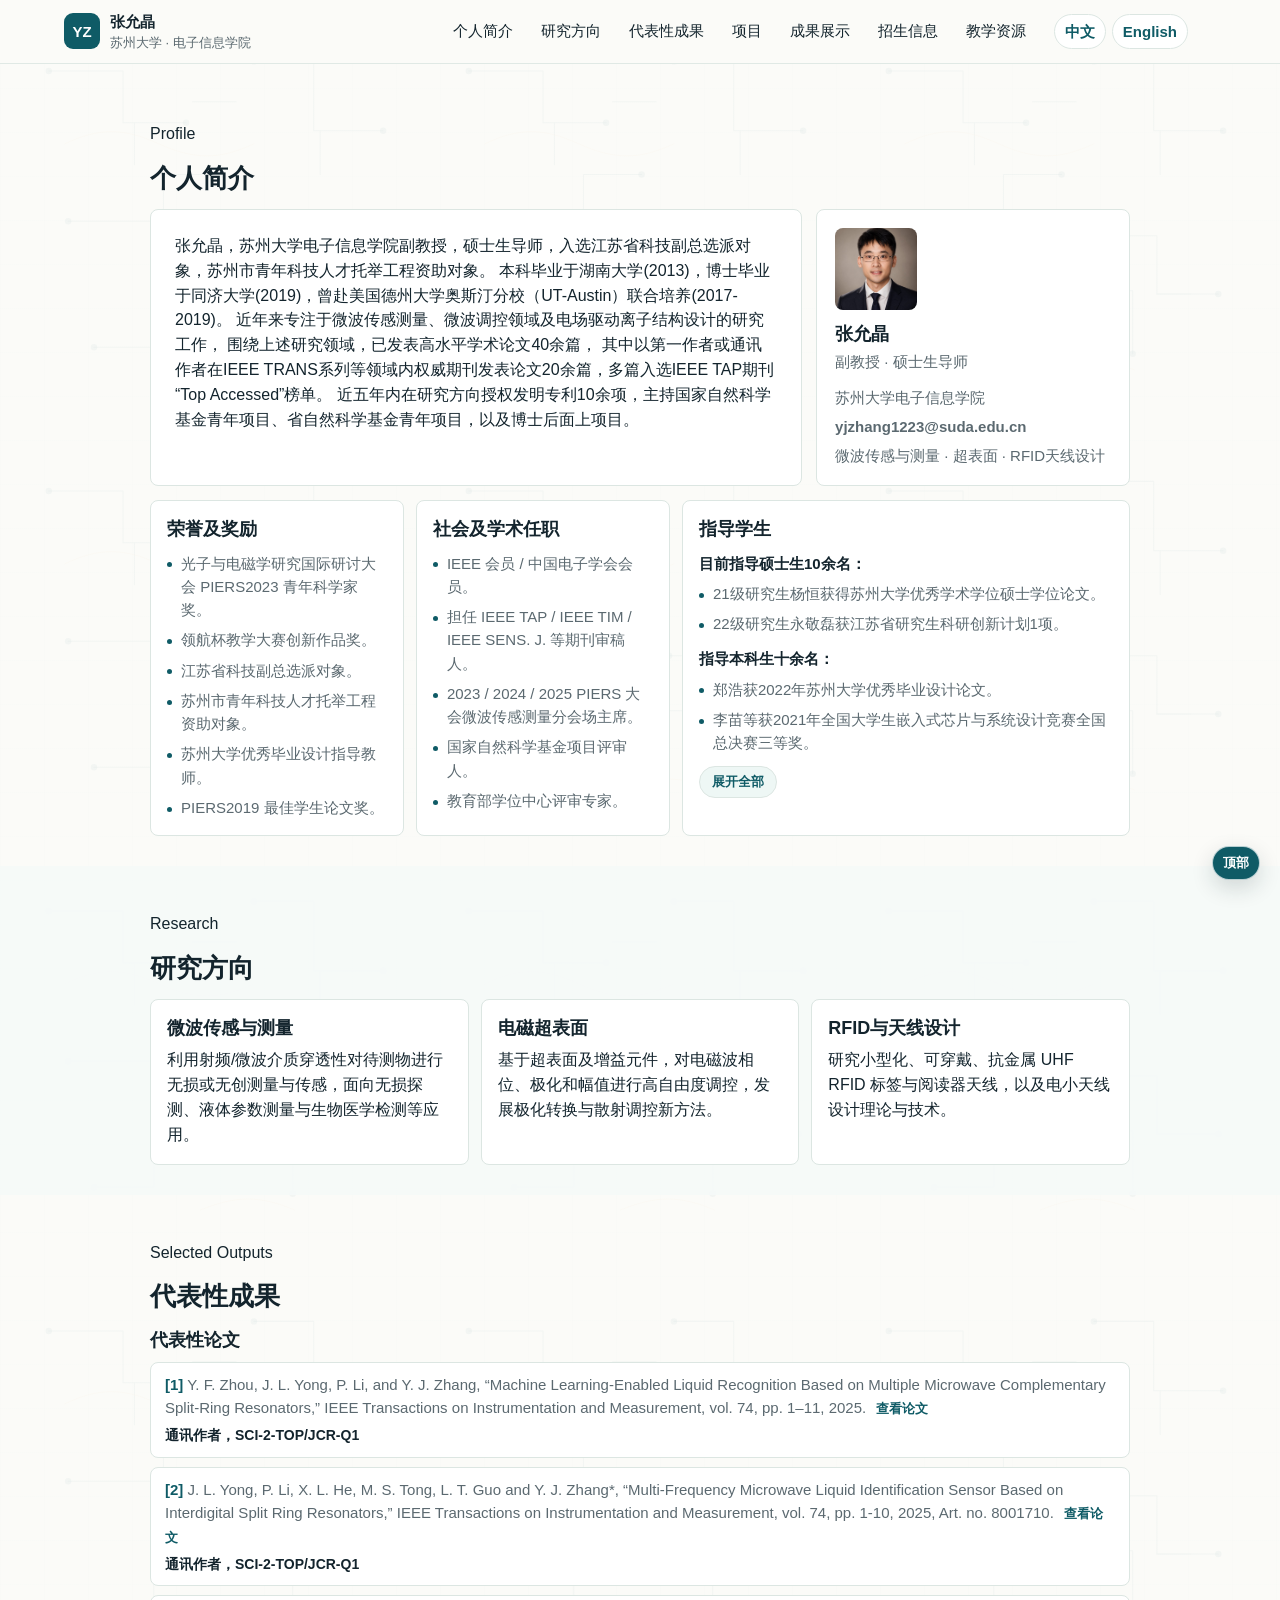
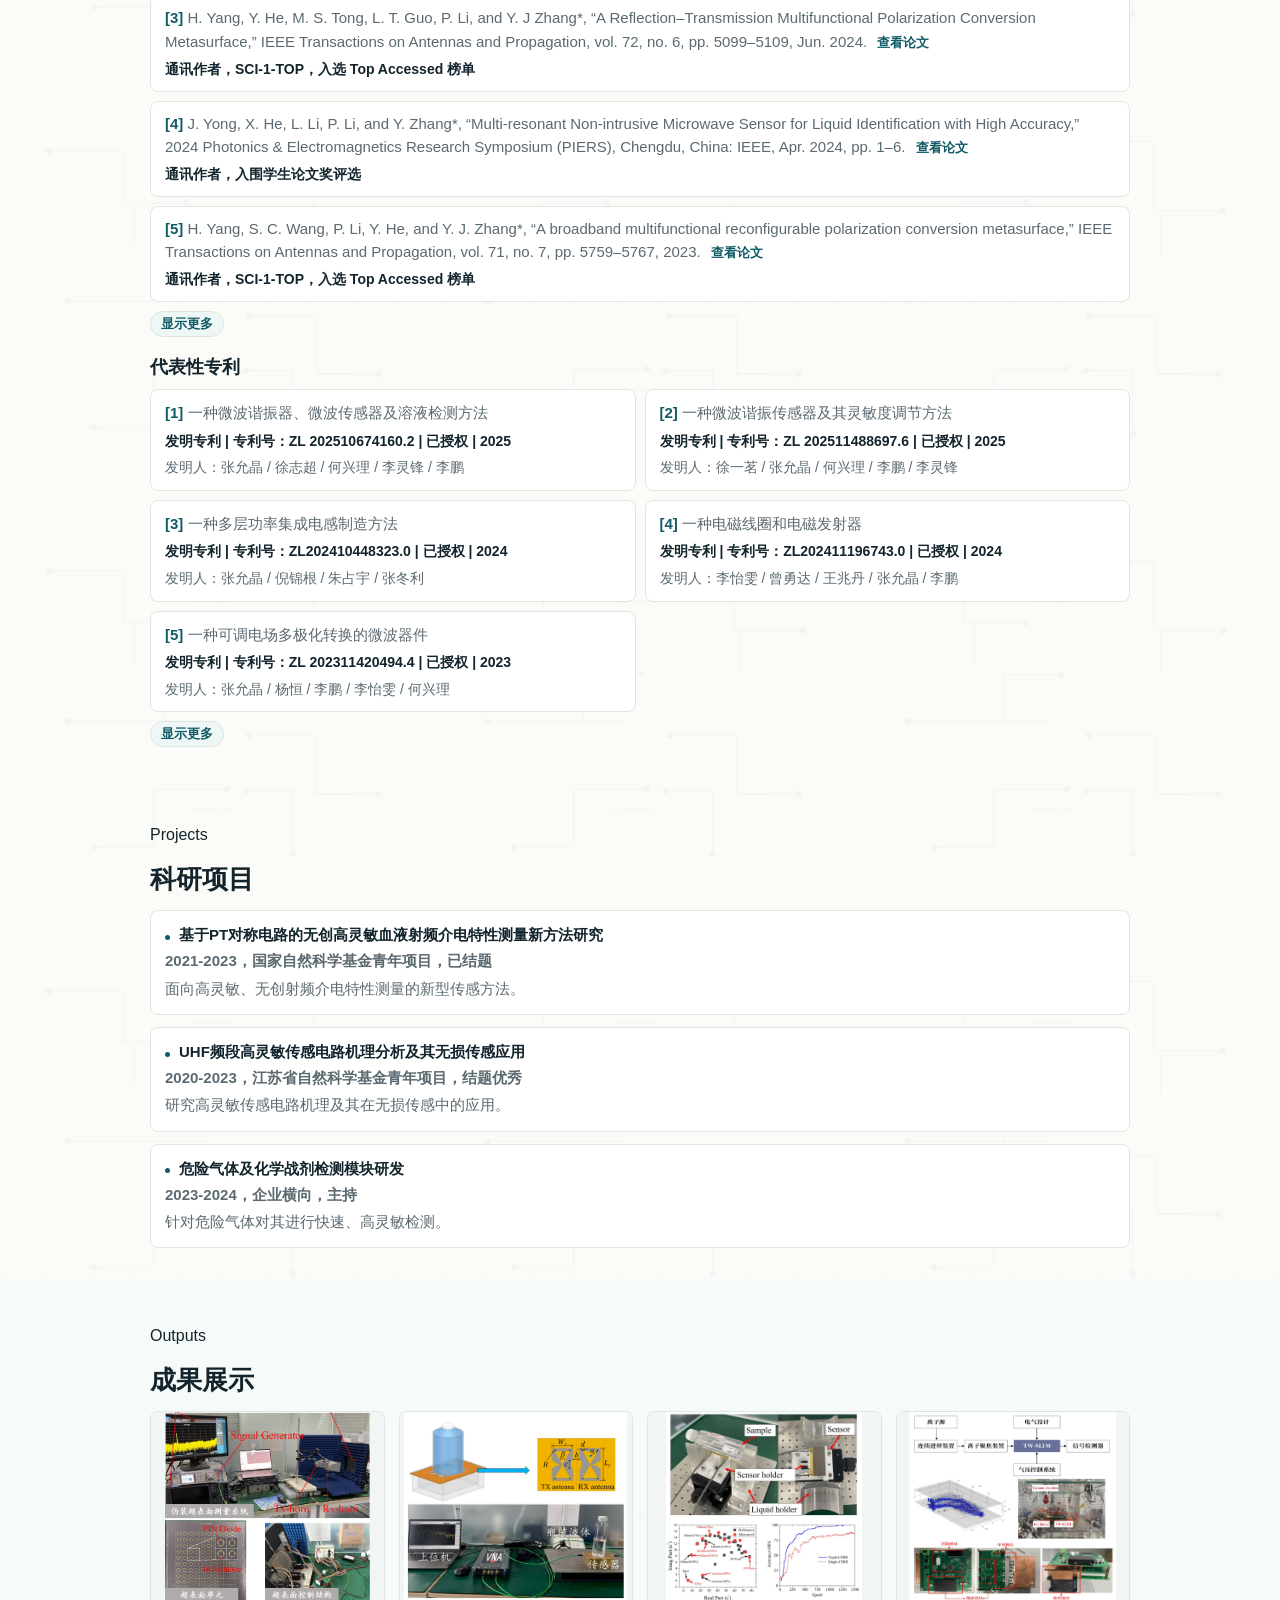
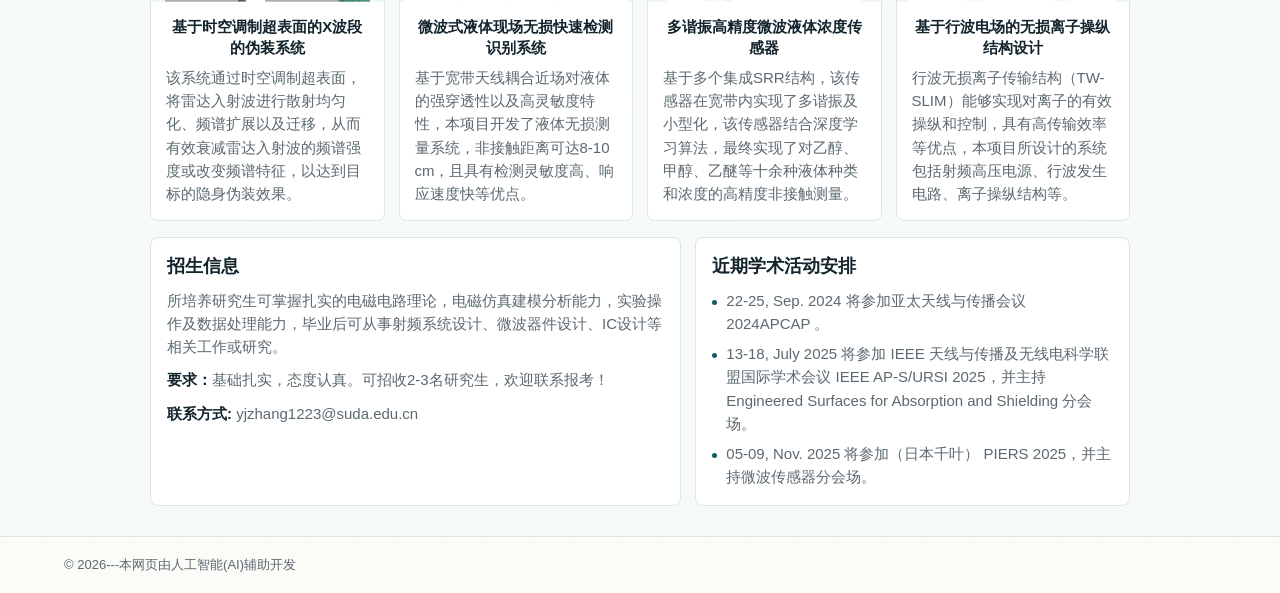
<file: index.html>
﻿<!doctype html>

<html lang="zh-CN">
  <head>
    
    <meta charset="utf-8">
    
    <meta name="viewport" content="width=device-width, initial-scale=1">

    
    <title>张允晶 | 苏州大学个人主页</title>

    
    <meta name="description" content="张允晶，苏州大学电子信息学院副教授，研究方向包括射频/微波传感与测量、超表面电磁调控、UHF RFID天线设计、离子操纵结构设计等。">

    
    <link rel="preload" href="assets/research-hero.svg" as="image">

    
    <link rel="stylesheet" href="styles.css">
  </head>
  <body>
    
    <header class="site-header">
      
      <a class="brand" href="#top" aria-label="返回首页">
        <span class="brand-mark">YZ</span>
        <span>
          <strong>张允晶</strong>
          <small>苏州大学 · 电子信息学院</small>
        </span>
      </a>

      
      <nav class="nav" aria-label="主导航">
         <a href="#introduction">个人简介</a>
        <a href="#research">研究方向</a>
        <a href="#publications">代表性成果</a>
        <a href="#projects">项目</a>
        <a href="#honors">成果展示</a>
        <a href="#admissions">招生信息</a>
        <a href="teaching.html" target="_blank" rel="noopener">教学资源</a>
        <div class="translate-actions notranslate" translate="no">
          <button class="translate-button" data-translate-lang="zh-CN" type="button">中文</button>
          <button class="translate-button" data-translate-lang="en" type="button">English</button>
        </div>
        <div id="google_translate_element" class="translate-widget" aria-hidden="true"></div>
      </nav>
    </header>

    
    <main id="top">
      
      <section class="section intro-section" id="introduction">
        
        <div class="section-heading">
          <p class="eyebrow">Profile</p>
          <h2>个人简介</h2>
        </div>

        
        <div class="intro-grid">
          
          <article class="intro-copy">
            <p>张允晶，苏州大学电子信息学院副教授，硕士生导师，入选江苏省科技副总选派对象，苏州市青年科技人才托举工程资助对象。
              本科毕业于湖南大学(2013)，博士毕业于同济大学(2019)，曾赴美国德州大学奥斯汀分校（UT-Austin）联合培养(2017-2019)。
              近年来专注于微波传感测量、微波调控领域及电场驱动离子结构设计的研究工作，
              围绕上述研究领域，已发表高水平学术论文40余篇，
              其中以第一作者或通讯作者在IEEE TRANS系列等领域内权威期刊发表论文20余篇，多篇入选IEEE TAP期刊“Top Accessed”榜单。
              近五年内在研究方向授权发明专利10余项，主持国家自然科学基金青年项目、省自然科学基金青年项目，以及博士后面上项目。</p>
          </article>

          
          <aside class="profile-panel" aria-label="资料卡">
            <img class="profile-photo" src="assets/yjz.jpg" alt="张允晶头像">

            
            <div>
              <h3>张允晶</h3>
              <p>副教授 · 硕士生导师</p>
            </div>

            
            <ul class="quick-list">
              <li>苏州大学电子信息学院</li>
              <li><strong>yjzhang1223@suda.edu.cn</strong></li>
              <li>微波传感与测量 · 超表面 · RFID天线设计</li>
            </ul>
          </aside>
        </div>

        
        <div class="profile-detail-grid">
          <article class="detail-card detail-card-compact">
            <h3>荣誉及奖励</h3>
            <ol id="honorList"></ol>
          </article>
          <article class="detail-card detail-card-compact">
            <h3>社会及学术任职</h3>
            <ol id="serviceList"></ol>
          </article>
          <article class="detail-card detail-card-wide">
            <h3>指导学生</h3>
            <div id="studentGuideList"></div>
          </article>
        </div>
      </section>

      
      <section class="section muted" id="research">
        <div class="section-heading wide">
          <p class="eyebrow">Research</p>
          <h2>研究方向</h2>
        </div>

        
        <div class="research-grid" id="researchGrid"></div>
      </section>

      
      <section class="section" id="publications">
        <div class="section-heading wide">
          <p class="eyebrow">Selected Outputs</p>
          <h2>代表性成果</h2>
        </div>

        <div class="output-block">
          <h3>代表性论文</h3>
          
          <div class="publication-list" id="publicationList"></div>
        </div>

        <div class="output-block">
          <h3>代表性专利</h3>
          
          <div class="patent-list" id="patentList"></div>
        </div>
      </section>

      
      <section class="section" id="projects">
        
        <div class="section-heading wide">
          <p class="eyebrow">Projects</p>
          <h2>科研项目</h2>
        </div>

        
        <div class="project-list" id="projectTimeline"></div>
      </section>

      
      <section class="section muted" id="honors">
        <div class="section-heading">
          <p class="eyebrow">Outputs</p>
          <h2>成果展示</h2>
        </div>

        
        <div class="achievement-grid" id="achievementGrid"></div>

        
        <div class="info-panel-grid" id="admissions">
          <article class="admission-panel">
            <h3>招生信息</h3>
            <p>所培养研究生可掌握扎实的电磁电路理论，电磁仿真建模分析能力，实验操作及数据处理能力，毕业后可从事射频系统设计、微波器件设计、IC设计等相关工作或研究。</p>
            <p><strong>要求：</strong>基础扎实，态度认真。可招收2-3名研究生，欢迎联系报考！</p>
            <p><strong>联系方式:</strong> yjzhang1223@suda.edu.cn</p>
          </article>

          
          <article class="activity-panel">
            <h3>近期学术活动安排</h3>
            <ol id="activityList"></ol>
          </article>
        </div>
      </section>

    </main>

    
    <footer class="footer">
      <span>© <span id="year"></span>---本网页由人工智能(AI)辅助开发</span>
      <span class="visit-count" data-admin-only>
        本站总访问量 <span id="busuanzi_value_site_pv">--</span> 次 · 本站总访客数 <span id="busuanzi_value_site_uv">--</span> 人
      </span>
    </footer>

    
    <a class="back-to-top" href="#top" aria-label="回到顶部">顶部</a>

    
    <script src="script.js"></script>
    <script src="admin.js"></script>
    <script src="https://translate.google.com/translate_a/element.js?cb=googleTranslateElementInit"></script>
  </body>
</html>
</file>
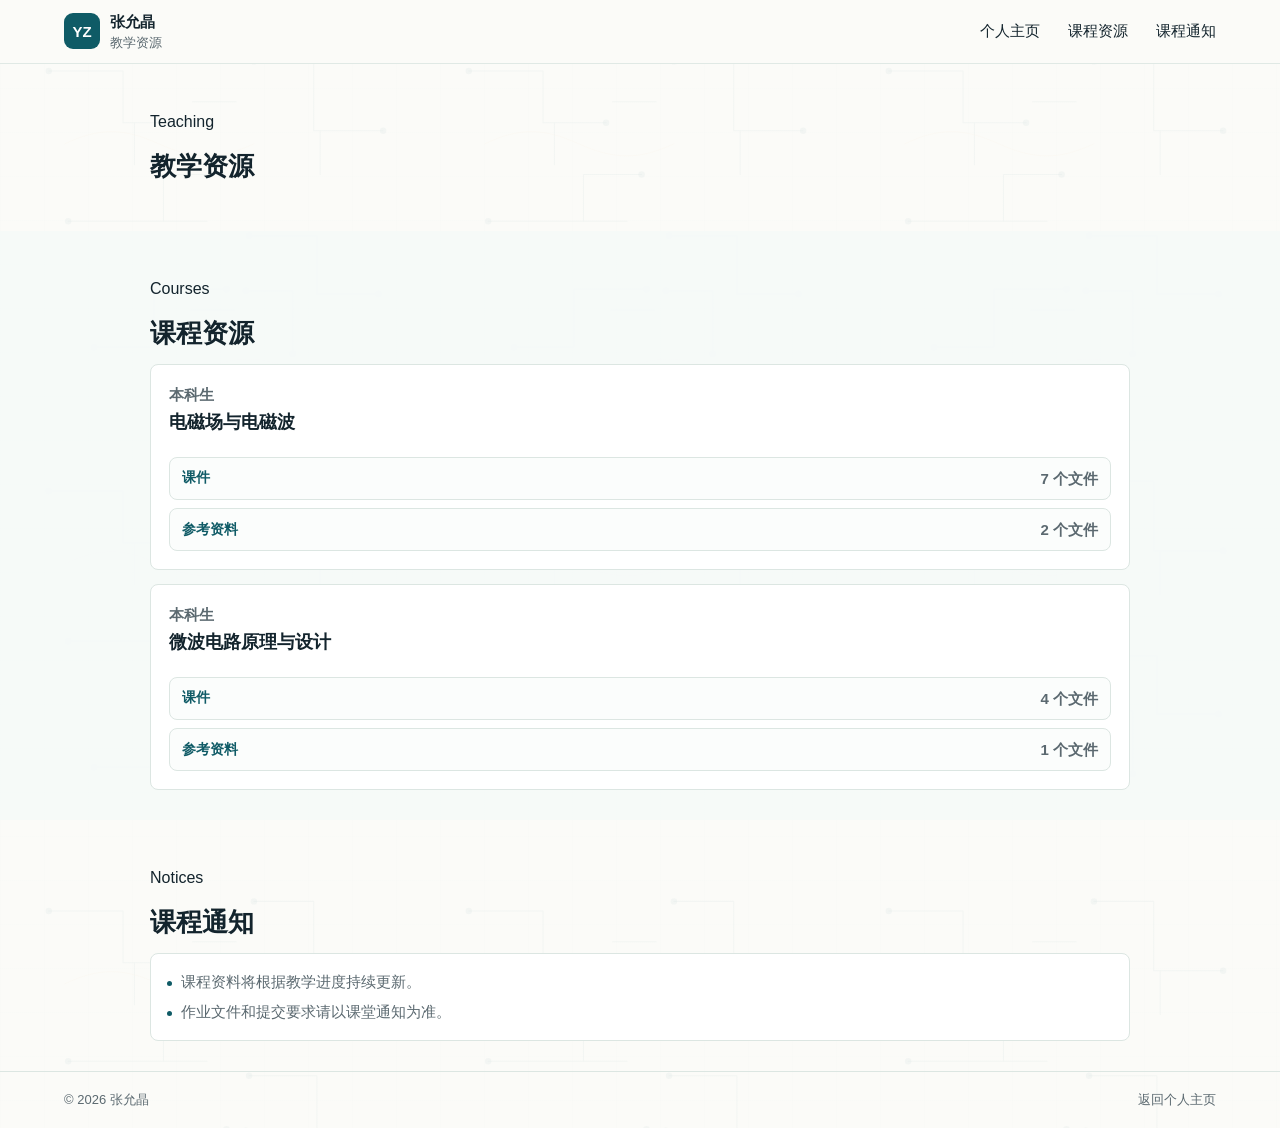
<file: teaching.html>
﻿<!doctype html>

<html lang="zh-CN">
  <head>
    <meta charset="utf-8">
    <meta name="viewport" content="width=device-width, initial-scale=1">
    <title>教学资源 | 张允晶</title>
    <meta name="description" content="张允晶老师课程教学资源，包括课件、作业和参考资料下载。">
    <link rel="stylesheet" href="styles.css">
  </head>
  <body>
    <header class="site-header">
      <a class="brand" href="index.html" aria-label="返回个人主页">
        <span class="brand-mark">YZ</span>
        <span>
          <strong>张允晶</strong>
          <small>教学资源</small>
        </span>
      </a>

      <nav class="nav" aria-label="教学资源导航">
        <a href="index.html">个人主页</a>
        <a href="#courses">课程资源</a>
        <a href="#notices">课程通知</a>
      </nav>
    </header>

    <main id="top">
      <section class="section teaching-intro">
        <div class="section-heading wide">
          <p class="eyebrow">Teaching</p>
          <h2>教学资源</h2>
        </div>
      </section>

      <section class="section muted" id="courses">
        <div class="section-heading wide">
          <p class="eyebrow">Courses</p>
          <h2>课程资源</h2>
        </div>

        <div class="course-grid" id="courseGrid"></div>
      </section>

      <section class="section" id="notices">
        <div class="section-heading wide">
          <p class="eyebrow">Notices</p>
          <h2>课程通知</h2>
        </div>

        <div class="notice-panel">
          <ol id="noticeList"></ol>
        </div>
      </section>
    </main>

    <footer class="footer">
      <span>© <span id="teachingYear"></span> 张允晶</span>
      <span class="visit-count" data-admin-only>
        本站总访问量 <span id="busuanzi_value_site_pv">--</span> 次 · 本站总访客数 <span id="busuanzi_value_site_uv">--</span> 人
      </span>
      <a href="index.html">返回个人主页</a>
    </footer>

    <script src="teaching.js"></script>
    <script src="admin.js"></script>
  </body>
</html>
</file>
<file: styles.css>
/* =========================================================
   全站颜色变量
   ---------------------------------------------------------
   这里统一管理网页主要颜色。后面写 var(--ink) 就等于使用
   #13242d。以后想整体换主题色，优先改这里。
   ========================================================= */
:root {
  /* 主要文字颜色 */
  --ink: #13242d;
  /* 次要文字颜色，比如说明文字、作者、地址 */
  --muted-ink: #5b6970;
  /* 主色：导航 hover、年份块、链接等 */
  --blue: #0f5b66;
  /* 点缀色：下划线、强调色 */
  --amber: #f0a14a;
  /* 页面背景色 */
  --paper: #fbfbf8;
  /* 浅色分区背景 */
  --mist: #eef7f5;
  /* 边框线颜色 */
  --line: #dce6e2;
  /* 白色卡片背景 */
  --white: #ffffff;
}

/* 所有元素都使用 border-box，方便控制宽高和 padding */
* {
  box-sizing: border-box;
}

/* 点击导航锚点时平滑滚动到对应板块 */
html {
  scroll-behavior: smooth;
}

/* =========================================================
   页面基础样式
   ---------------------------------------------------------
   body 控制整个网页默认字体、背景、行距。
   想整体换字体或调整默认文字行距，可以改这里。
   ========================================================= */
body {
  margin: 0;
  color: var(--ink);
  /*
    全站背景：
    第一层是很浅的白色遮罩，保证文字阅读清晰；
    第二层是 assets/circuit-bg.svg 的电子线路纹理，用来轻微体现电子信息主题。
    如果觉得纹理太明显，可以把 rgba(251, 251, 248, 0.86) 的 0.86 改大，比如 0.92。
    如果觉得纹理太淡，可以改小，比如 0.80。
  */
  background:
    linear-gradient(rgba(251, 251, 248, 0.85), rgba(251, 251, 248, 0.85)),
    url("assets/circuit-bg.svg") center top / 420px auto repeat,
    linear-gradient(90deg, rgba(15, 91, 102, 0.035) 1px, transparent 1px),
    linear-gradient(180deg, rgba(15, 91, 102, 0.035) 1px, transparent 1px),
    var(--paper);
  background-size: auto, 420px auto, 44px 44px, 44px 44px, auto;
  /* 中文优先使用微软雅黑，英文使用 Segoe UI */
  font-family: "Segoe UI", "Microsoft YaHei", Arial, sans-serif;
  /* 全站基础行距，数值越大每行文字越疏朗 */
  line-height: 1.55;
}

/* 链接默认继承父级颜色，不显示下划线 */
a {
  color: inherit;
  text-decoration: none;
}

/* 图片自适应容器宽度，避免撑破页面 */
img {
  display: block;
  max-width: 100%;
}

/* =========================================================
   顶部导航栏
   ---------------------------------------------------------
   .site-header 是页面顶部固定导航区域。
   position: sticky 表示滚动时会吸附在页面顶部。
   ========================================================= */
.site-header {
  position: sticky;
  top: 0;
  z-index: 20;
  display: flex;
  align-items: center;
  justify-content: space-between;
  gap: 24px;
  /* 导航栏整体高度，想让顶部更紧凑可以减小 min-height */
  min-height: 64px;
  /* 第一个值控制上下内边距，第二个 clamp 控制左右内边距 */
  padding: 9px clamp(20px, 5vw, 72px);
  /* 半透明背景 + 毛玻璃效果，让滚动时导航仍清晰 */
  background: rgba(251, 251, 248, 0.92);
  border-bottom: 1px solid rgba(220, 230, 226, 0.84);
  backdrop-filter: blur(18px);
}

/* 左上角姓名和学院区域 */
.brand {
  display: inline-flex;
  align-items: center;
  gap: 10px;
  min-width: 220px;
}

/* 左上角 YZ 方块标识 */
.brand-mark {
  display: grid;
  place-items: center;
  flex: 0 0 auto;
  color: #ffffff;
  background: var(--blue);
  font-weight: 800;
}

.brand-mark {
  /* 标识方块大小 */
  width: 36px;
  height: 36px;
  border-radius: 9px;
  font-size: 15px;
}

/* 顶部姓名字号 */
.brand strong {
  font-size: 15px;
}

/* 让姓名和学院各占一行 */
.brand strong,
.brand small {
  display: block;
}

/* 顶部学院名称字号 */
.brand small {
  color: var(--muted-ink);
  font-size: 13px;
}

/* 顶部导航链接容器 */
.nav {
  display: flex;
  align-items: center;
  /* 导航项之间的距离，屏幕越宽间距越大 */
  gap: clamp(12px, 2.5vw, 28px);
  color: var(--ink);
  font-size: 15px;
}

/* 单个导航链接 */
.nav a {
  padding: 6px 0;
  border-bottom: 2px solid transparent;
}

/* 鼠标放到导航链接上时的颜色和下划线 */
.nav a:hover {
  color: var(--blue);
  border-color: var(--amber);
}

/* 自动翻译按钮组：页面只维护中文，点击按钮调用网页翻译服务 */
.translate-actions {
  display: inline-flex;
  align-items: center;
  gap: 6px;
}

.translate-button {
  min-height: 30px;
  padding: 5px 10px;
  color: var(--blue);
  background: var(--white);
  border: 1px solid var(--line);
  border-radius: 999px;
  cursor: pointer;
  font: inherit;
  font-weight: 700;
}

.translate-button:hover {
  border-color: var(--blue);
  background: #eef7f5;
}

/* 隐藏 Google Translate 默认控件，只使用上面的自定义按钮 */
.translate-widget {
  width: 0;
  height: 0;
  overflow: hidden;
}

/* =========================================================
   通用板块样式
   ---------------------------------------------------------
   每个大模块都带有 class="section"。
   这里控制各模块上下间距和左右页边距。
   ========================================================= */
.section {
  /*
    第一个 clamp 控制上下间距：
    最小 30px，随屏幕变大到 4.5vw，最大 54px。
    第二个 clamp 控制左右间距。
  */
  padding: clamp(30px, 1.2vw, 50px) clamp(20px, 5vw, 72px);
}

/* 第一个模块“个人简介”的顶部距离，可单独调 */
.intro-section {
  padding-top: clamp(26px, 4vw, 42px);
}

/* 浅色背景模块，比如研究方向、成果与招生 */
.muted {
  background: rgba(246, 250, 249, 0.92);
}

/* 模块标题区域，比如“个人简介”“研究方向”外层 */
.section-heading {
  /* 内容最大宽度 980px，并居中 */
  width: min(980px, 100%);
  /* 最后的 16px 控制标题和下面内容之间的距离 */
  margin: 0 auto 16px;
}

/* 宽版标题区域，目前和普通标题区域相同，保留便于以后单独扩展 */
.section-heading.wide {
  width: min(980px, 100%);
}

/* =========================================================
   标题字体
   ---------------------------------------------------------
   h2 是每个模块的大标题。
   h3 是卡片或条目的小标题。
   ========================================================= */
h2 {
  margin: 0;
  /*
    clamp(22px, 2.6vw, 32px) 表示：
    最小 22px，随屏幕宽度变化，最大 32px。
    如果想固定字号，可以改成 font-size: 24px;
  */
  font-size: clamp(20px, 2vw, 26px);
  line-height: 1.18;
  letter-spacing: 0;
}

h3 {
  margin: 0;
  /* 研究方向标题、论文标题、项目标题的默认字号 */
  font-size: 18px;
  line-height: 1.35;
}

/* 模块标题下方说明文字的样式，如果以后加说明文本会用到 */
.section-heading p:not(.eyebrow),
.section-lead {
  color: var(--muted-ink);
  font-size: 15px;
}

/* =========================================================
   个人简介模块
   ---------------------------------------------------------
   左边是简介文字，右边是头像和联系资料。
   ========================================================= */
.intro-grid {
  display: grid;
  /*
    两列布局：
    左列占 1.35 份，右列占 0.65 份。
    右列最小宽度 300px。
  */
  grid-template-columns: minmax(0, 1.35fr) minmax(300px, 0.65fr);
  gap: 14px;
  align-items: stretch;
  width: min(980px, 100%);
  margin: 0 auto;
}

/* 左侧个人简介正文卡片 */
.intro-copy {
  /* 卡片内边距，想让文字离边框更近可以调小 */
  padding: clamp(16px, 2.4vw, 24px);
  background: var(--white);
  border: 1px solid var(--line);
  border-radius: 8px;
  box-shadow: none;
  /* 个人简介正文大小 */
  font-size: 16px;
}

/* 去掉简介第一段上方默认空白 */
.intro-copy p:first-child {
  margin-top: 0;
}

/* 去掉简介最后一段下方默认空白 */
.intro-copy p:last-child {
  margin-bottom: 0;
}

/* 右侧资料卡：头像、姓名、邮箱等 */
.profile-panel {
  display: grid;
  align-content: start;
  gap: 12px;
  padding: 18px;
  color: var(--ink);
  background: var(--white);
  border: 1px solid var(--line);
  border-radius: 8px;
}

/* 头像样式。替换头像图片时，只需要保持 class="profile-photo" */
.profile-photo {
  width: 82px;
  height: 82px;
  /* 图片填满 82x82 区域，超出的部分裁切 */
  object-fit: cover;
  border-radius: 8px;
}

/* 资料卡中的职称文字 */
.profile-panel p {
  margin: 4px 0 0;
  color: var(--muted-ink);
  font-size: 15px;
}

/* 资料卡里的单位、邮箱列表 */
.quick-list {
  display: grid;
  gap: 6px;
  padding: 0;
  margin: 0;
  list-style: none;
}

.quick-list li {
  color: var(--muted-ink);
  font-size: 15px;
}

/* 个人简介下面的扩展信息：荣誉、指导学生、学术任职 */
.profile-detail-grid {
  display: grid;
  grid-template-columns: minmax(0, 0.85fr) minmax(0, 0.85fr) minmax(320px, 1.5fr);
  gap: 12px;
  width: min(980px, 100%);
  margin: 14px auto 0;
}

.detail-card {
  background: var(--white);
  border: 1px solid var(--line);
  border-radius: 8px;
  padding: 16px;
}

.detail-card h3 {
  margin-bottom: 10px;
}

.detail-card ol {
  padding-left: 0;
  margin: 0;
  list-style: none;
}

.detail-card li {
  position: relative;
  padding-left: 14px;
  margin-top: 7px;
  color: var(--muted-ink);
  font-size: 15px;
}

.detail-card li::before {
  content: "";
  position: absolute;
  left: 0;
  top: 0.72em;
  width: 5px;
  height: 5px;
  background: var(--blue);
  border-radius: 50%;
}

.detail-card li:first-child {
  margin-top: 0;
}

.student-group + .student-group {
  margin-top: 12px;
}

.student-group h4 {
  margin: 0 0 7px;
  color: var(--ink);
  font-size: 15px;
}

.student-list .is-extra {
  display: none;
}

#studentGuideList.is-expanded .student-list .is-extra {
  display: list-item;
}

.expand-button {
  margin-top: 12px;
  min-height: 30px;
  padding: 5px 12px;
  color: var(--blue);
  background: #eef7f5;
  border: 1px solid var(--line);
  border-radius: 999px;
  cursor: pointer;
  font: inherit;
  font-size: 13px;
  font-weight: 700;
}

.expand-button:hover {
  border-color: var(--blue);
}

/* =========================================================
   研究方向模块
   ---------------------------------------------------------
   这里控制三张研究方向卡片的布局。
   ========================================================= */
.research-grid {
  display: grid;
  /* 三列等宽布局 */
  grid-template-columns: repeat(3, minmax(0, 1fr));
  gap: 12px;
  width: min(980px, 100%);
  margin: 0 auto;
}

/* 研究方向卡片、成果展示卡片的通用外观 */
.research-card,
.achievement-card {
  background: var(--white);
  border: 1px solid var(--line);
  border-radius: 8px;
  box-shadow: none;
}

/* 防止卡片内部内容溢出圆角边框 */
.research-card {
  overflow: hidden;
}

/* 研究方向卡片内部留白 */
.research-card-content {
  padding: 16px;
}

/* 研究方向说明文字 */
.research-card-content p {
  margin: 8px 0 0;
  font-size: 16px;
}

/* =========================================================
   论文模块
   ---------------------------------------------------------
   publication-list 是论文列表。
   ========================================================= */
/* 代表性成果中的小分区：代表性论文、代表性专利 */
.output-block {
  width: min(980px, 100%);
  margin: 0 auto;
}

.output-block + .output-block {
  margin-top: 18px;
}

.output-block > h3 {
  margin-bottom: 10px;
  color: var(--ink);
}

/* 论文列表容器 */
.publication-list {
  display: grid;
  gap: 9px;
}

/* 单篇论文条目 */
.publication {
  display: grid;
  grid-template-columns: 1fr;
  gap: 14px;
  align-items: start;
  padding: 10px 14px;
  background: var(--white);
  border: 1px solid var(--line);
  border-radius: 8px;
}

.publication-main {
  min-width: 0;
}

/* 论文正文，按参考文献格式显示 */
.paper-text {
  margin: 0;
  color: var(--muted-ink);
  font-size: 15px;
}

/* 论文序号 */
.paper-index {
  color: var(--blue);
  font-weight: 800;
}

/* 论文备注，例如通讯作者、SCI分区等 */
.paper-note {
  display: block;
  margin: 6px 0 0;
  color: var(--ink);
  font-size: 14px;
  font-weight: 700;
}

/* 论文链接按钮 */
.paper-link {
  display: inline;
  margin-left: 6px;
  color: var(--blue);
  background: none;
  border: none;
  border-radius: 0;
  padding: 0;
  font-size: 13px;
  font-weight: 700;
}

.paper-link:hover {
  border-color: var(--blue);
}

/* 论文右侧图片小框 */
.paper-thumb {
  display: block;
  overflow: hidden;
  border: 1px solid var(--line);
  border-radius: 8px;
  background: #f1f6f5;
}

.paper-thumb img {
  width: 100%;
  height: 86px;
  object-fit: cover;
}

/* 论文显示更多/收起按钮 */
.publication-toggle {
  justify-self: start;
  align-self: start;
  min-height: 26px;
  padding: 3px 10px;
  color: var(--blue);
  background: #eef7f5;
  border: 1px solid var(--line);
  border-radius: 999px;
  cursor: pointer;
  font: inherit;
  font-size: 13px;
  font-weight: 700;
  line-height: 1.2;
}

  .publication-toggle:hover {
  border-color: var(--blue);
}

.patent-list .publication-toggle {
  grid-column: 1 / -1;
  width: fit-content;
  height: auto;
}

/* 专利列表容器 */
.patent-list {
  display: grid;
  grid-template-columns: repeat(2, minmax(0, 1fr));
  gap: 9px;
}

/* 单条专利 */
.patent-item {
  padding: 11px 14px;
  background: var(--white);
  border: 1px solid var(--line);
  border-radius: 8px;
}

.patent-title {
  margin: 0;
  color: var(--muted-ink);
  font-size: 15px;
}

.patent-meta {
  margin: 6px 0 0;
  color: var(--ink);
  font-size: 14px;
  font-weight: 700;
}

.patent-inventors {
  margin: 5px 0 0;
  color: var(--muted-ink);
  font-size: 14px;
}

/* =========================================================
   科研项目模块
   ---------------------------------------------------------
   split-section 让左侧标题、右侧时间线并排显示。
   ========================================================= */
.split-section {
  display: grid;
  /* 左侧标题窄一些，右侧项目列表宽一些 */
  grid-template-columns: minmax(220px, 0.34fr) minmax(0, 1fr);
  gap: clamp(18px, 4vw, 36px);
  width: min(980px, 100%);
  margin: 0 auto;
}

/* 科研项目条目容器 */
.project-list {
  display: grid;
  gap: 12px;
  width: min(980px, 100%);
  margin: 0 auto;
}

/* 单个科研项目卡片 */
.project-card {
  padding: 14px;
  background: var(--white);
  border: 1px solid var(--line);
  border-radius: 8px;
}

.project-card h3 {
  position: relative;
  padding-left: 14px;
  font-size: 15px;
}

.project-card h3::before {
  content: "";
  position: absolute;
  left: 0;
  top: 0.64em;
  width: 5px;
  height: 5px;
  background: var(--blue);
  border-radius: 50%;
}

.project-card p {
  margin: 4px 0 0;
  color: var(--muted-ink);
  font-size: 15px;
}

/* =========================================================
   成果展示模块
   ---------------------------------------------------------
   achievement-grid 是成果卡片网格。
   后续成果变成 2 张、3 张、更多张时，会自动换行排版。
   ========================================================= */
.achievement-grid {
  display: grid;
  /*
    auto-fit + minmax 表示自动排版：
    默认适合 4 张及以上成果：
    - 每张卡片最小 220px
    - 空间足够时多列显示
    - 空间不够时自动变成单列
  */
  grid-template-columns: repeat(auto-fit, minmax(220px, 1fr));
  gap: 14px;
  width: min(980px, 100%);
  margin: 0 auto;
}

/*
  根据成果数量自动优化布局。
  data-count 由 script.js 自动写入，不需要手动修改 HTML。
*/
.achievement-grid[data-count="1"] {
  max-width: 340px;
  grid-template-columns: 1fr;
}

.achievement-grid[data-count="2"] {
  max-width: 680px;
  grid-template-columns: repeat(2, minmax(0, 1fr));
}

.achievement-grid[data-count="3"] {
  max-width: 980px;
  grid-template-columns: repeat(3, minmax(0, 1fr));
}

/* 单张成果卡片 */
.achievement-card {
  overflow: hidden;
}

/* 成果图片区域 */
.achievement-card img {
  width: 100%;
  height: 190px;
  object-fit: contain;
  background: #f1f6f5;
}

/* 成果文字区域 */
.achievement-content {
  padding: 15px;
}
/* 控制这一块的第一级标题大小*/
.achievement-content h3 {
  font-size: 15px;
   text-align: center;
}

/* 成果描述文字 */
.achievement-content p {
  margin: 8px 0 0;
  font-size: 15px;
  color: var(--muted-ink);
}

/* 成果展示下面的招生信息与近期学术活动安排 */
.info-panel-grid {
  width: min(980px, 100%);
  margin: 16px auto 0;
  display: grid;
  grid-template-columns: minmax(0, 1.1fr) minmax(280px, 0.9fr);
  gap: 14px;
}

.admission-panel,
.activity-panel {
  padding: 16px;
  background: var(--white);
  border: 1px solid var(--line);
  border-radius: 8px;
}

.admission-panel h3,
.activity-panel h3 {
  margin-bottom: 10px;
}

.admission-panel p {
  margin: 0;
  color: var(--muted-ink);
  font-size: 15px;
}

.admission-panel p + p {
  margin-top: 10px;
}

.admission-panel strong {
  color: var(--ink);
}

.activity-panel ol {
  margin: 0;
  padding-left: 0;
  list-style: none;
}

.activity-panel li {
  position: relative;
  padding-left: 14px;
  margin-top: 7px;
  color: var(--muted-ink);
  font-size: 15px;
}

.activity-panel li::before {
  content: "";
  position: absolute;
  left: 0;
  top: 0.72em;
  width: 5px;
  height: 5px;
  background: var(--blue);
  border-radius: 50%;
}

.activity-panel li:first-child {
  margin-top: 0;
}

/* =========================================================
   教学资源页面
   ---------------------------------------------------------
   teaching.html 专用样式：课程卡片、下载按钮和课程通知。
   ========================================================= */
.teaching-intro {
  padding-bottom: clamp(22px, 3vw, 34px);
}

.course-grid {
  width: min(980px, 100%);
  margin: 0 auto;
  display: grid;
  grid-template-columns: 1fr;
  gap: 14px;
}

.course-card {
  display: grid;
  gap: 14px;
  align-content: space-between;
  padding: 18px;
  background: var(--white);
  border: 1px solid var(--line);
  border-radius: 8px;
}

.course-card h3 {
  margin: 4px 0 8px;
}

.course-card p {
  margin: 0;
  color: var(--muted-ink);
  font-size: 15px;
}

.course-audience {
  color: var(--blue);
  font-weight: 700;
}

.resource-groups {
  display: grid;
  gap: 8px;
}

.resource-group {
  border: 1px solid var(--line);
  border-radius: 8px;
  background: #fbfdfc;
  overflow: hidden;
}

.resource-group summary {
  display: flex;
  align-items: center;
  justify-content: space-between;
  gap: 12px;
  padding: 9px 12px;
  color: var(--blue);
  cursor: pointer;
  font-size: 14px;
  font-weight: 700;
}

.resource-group summary span {
  color: var(--muted-ink);
  font-size: 15px;
  font-weight: 600;
}

.resource-group ul {
  margin: 0;
  padding: 0 12px 10px;
  list-style: none;
}

.resource-group li {
  border-top: 1px solid var(--line);
}

.resource-file {
  display: flex;
  align-items: center;
  min-height: 34px;
  color: #005bd8;
  font-size: 15px;
}

.resource-file.is-download {
  text-decoration: underline;
  text-underline-offset: 3px;
}

.resource-file.is-download:hover {
  color: #003f99;
}

.resource-file.is-disabled {
  cursor: default;
}

.notice-panel {
  width: min(980px, 100%);
  margin: 0 auto;
  padding: 16px;
  background: var(--white);
  border: 1px solid var(--line);
  border-radius: 8px;
}

.notice-panel ol {
  margin: 0;
  padding-left: 0;
  list-style: none;
}

.notice-panel li {
  position: relative;
  padding-left: 14px;
  margin-top: 7px;
  color: var(--muted-ink);
  font-size: 15px;
}

.notice-panel li::before {
  content: "";
  position: absolute;
  left: 0;
  top: 0.72em;
  width: 5px;
  height: 5px;
  background: var(--blue);
  border-radius: 50%;
}

.notice-panel li:first-child {
  margin-top: 0;
}

/* =========================================================
   页脚
   ========================================================= */
.footer {
  display: flex;
  flex-wrap: wrap;
  justify-content: space-between;
  align-items: center;
  gap: 20px;
  padding: 18px clamp(20px, 5vw, 72px);
  font-size: 13px;
  color: var(--muted-ink);
  border-top: 1px solid var(--line);
}

.visit-count {
  color: var(--muted-ink);
  font-size: 12px;
}

[data-admin-only][hidden] {
  display: none;
}

/* 固定在右下角的回到顶部按钮 */
.back-to-top {
  position: fixed;
  right: 20px;
  bottom: 20px;
  z-index: 30;
  display: inline-flex;
  align-items: center;
  justify-content: center;
  min-width: 44px;
  min-height: 34px;
  padding: 6px 10px;
  color: var(--white);
  background: var(--blue);
  border: 1px solid rgba(255, 255, 255, 0.7);
  border-radius: 999px;
  box-shadow: 0 8px 22px rgba(19, 36, 45, 0.16);
  font-size: 13px;
  font-weight: 700;
}

.back-to-top:hover {
  background: #0a4851;
}

/* =========================================================
   平板和小屏幕适配：宽度小于 920px 时生效
   ---------------------------------------------------------
   多列布局变成单列，避免手机上太挤。
   ========================================================= */
@media (max-width: 920px) {
  .site-header {
    align-items: flex-start;
    flex-direction: column;
  }

  .nav {
    width: 100%;
    /* 导航项太多时允许横向滚动 */
    overflow-x: auto;
    padding-bottom: 4px;
  }

  /* 这些模块从多列改成单列 */
  .intro-grid,
  .profile-detail-grid,
  .research-grid,
  .split-section,
  .achievement-grid,
  .info-panel-grid,
  .course-grid,
  .patent-list {
    grid-template-columns: 1fr;
  }

  .publication {
    grid-template-columns: 1fr;
  }

  .paper-thumb {
    width: min(180px, 100%);
  }

}

/* =========================================================
   手机屏幕适配：宽度小于 560px 时生效
   ========================================================= */
@media (max-width: 560px) {
  .site-header {
    min-height: auto;
  }

  /* 移动端顶部品牌不强制固定宽度 */
  .brand {
    min-width: 0;
  }

  /* 手机端左右边距缩小 */
  .section {
    padding-left: 16px;
    padding-right: 16px;
  }

  /* 页脚从左右排列改成上下排列 */
  .footer {
    flex-direction: column;
  }
}
</file>
